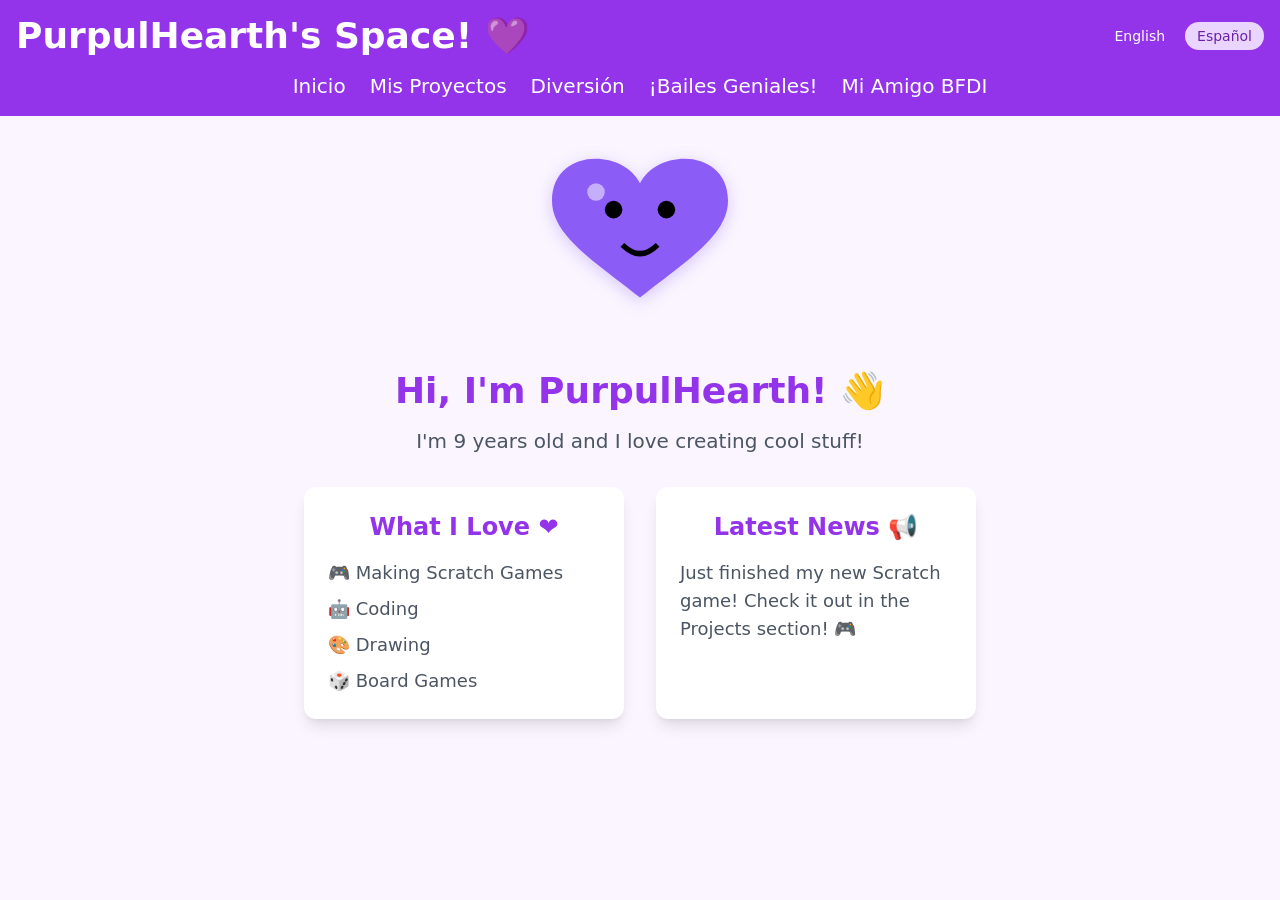
<file: mini-dario/index.html>
<!DOCTYPE html><html lang="en"> <head><meta charset="UTF-8"><meta name="description" content="My awesome personal website!"><meta name="viewport" content="width=device-width"><link rel="icon" type="image/svg+xml" href="/favicon.svg"><title>Welcome to My Website!</title><link rel="stylesheet" href="/mini-dario/styles.css">
<style>.avatar-container[data-astro-cid-acwyhrth]{position:relative;display:inline-block;filter:drop-shadow(0 4px 8px rgba(139,92,246,.3))}.bfdi-heart[data-astro-cid-acwyhrth]{animation:bounce 2s ease-in-out infinite}.heart-body[data-astro-cid-acwyhrth]{animation:pulse 2s ease-in-out infinite}.eye[data-astro-cid-acwyhrth]{animation:blink 3s ease-in-out infinite}.smile[data-astro-cid-acwyhrth]{animation:smile-bounce 2s ease-in-out infinite}.shine[data-astro-cid-acwyhrth]{animation:shine-move 3s ease-in-out infinite}@keyframes bounce{0%,to{transform:translateY(0)}50%{transform:translateY(-10px)}}@keyframes pulse{0%,to{transform:scale(1)}50%{transform:scale(1.05)}}@keyframes blink{0%,95%,to{transform:scaleY(1)}97.5%{transform:scaleY(.1)}}@keyframes smile-bounce{0%,to{transform:translateY(0)}50%{transform:translateY(2px)}}@keyframes shine-move{0%{transform:translate(0);opacity:.5}50%{transform:translate(2px,2px);opacity:.8}to{transform:translate(0);opacity:.5}}.avatar-container[data-astro-cid-acwyhrth]:hover .bfdi-heart[data-astro-cid-acwyhrth]{animation:excited-bounce .5s ease-in-out infinite}@keyframes excited-bounce{0%,to{transform:translateY(0) rotate(0)}25%{transform:translateY(-15px) rotate(-5deg)}75%{transform:translateY(-15px) rotate(5deg)}}
</style></head> <body class="bg-purple-50 min-h-screen"> <header class="py-4 bg-purple-600"> <div class="container mx-auto px-4"> <div class="flex justify-between items-center"> <h1 class="text-4xl font-bold text-white">PurpulHearth's Space! 💜</h1> <div class="flex gap-2 items-center"> <a href="/en/mini-dario" class="px-3 py-1 rounded-full text-sm font-medium text-white hover:bg-purple-500"> English </a><a href="/es/mini-dario" class="px-3 py-1 rounded-full text-sm font-medium bg-purple-200 text-purple-800"> Español </a> </div> </div> <nav class="mt-4 flex justify-center gap-6"> <a href="/mini-dario/es/" class="text-white hover:text-purple-200 text-xl">Inicio</a> <a href="/mini-dario/es/projects" class="text-white hover:text-purple-200 text-xl">Mis Proyectos</a> <a href="/mini-dario/es/fun" class="text-white hover:text-purple-200 text-xl">Diversión</a> <a href="/mini-dario/es/cool-stuff" class="text-white hover:text-purple-200 text-xl">¡Bailes Geniales!</a> <a href="/mini-dario/es/bfdi-character" class="text-white hover:text-purple-200 text-xl">Mi Amigo BFDI</a> </nav> </div> </header> <main class="container mx-auto px-4 py-8">  <div class="text-center"> <div class="avatar-container w-48 h-48" data-astro-cid-acwyhrth> <svg class="w-44 h-44 mx-auto bfdi-heart" viewBox="0 0 100 100" xmlns="http://www.w3.org/2000/svg" data-astro-cid-acwyhrth> <!-- Main heart shape --> <path class="heart-body" d="M50 85 C25 65, 0 50, 0 30 C0 0, 40 0, 50 20 C60 0, 100 0, 100 30 C100 50, 75 65, 50 85Z" fill="#8b5cf6" data-astro-cid-acwyhrth></path> <!-- BFDI-style face --> <circle cx="35" cy="35" r="5" fill="black" class="eye left-eye" data-astro-cid-acwyhrth></circle> <circle cx="65" cy="35" r="5" fill="black" class="eye right-eye" data-astro-cid-acwyhrth></circle> <path d="M40 55 Q50 65 60 55" stroke="black" stroke-width="3" fill="none" class="smile" data-astro-cid-acwyhrth></path> <!-- Shine effect --> <circle cx="25" cy="25" r="5" fill="white" opacity="0.5" class="shine" data-astro-cid-acwyhrth></circle> </svg> </div>  <h1 class="text-4xl font-bold text-purple-600 mt-6 mb-4">Hi, I'm PurpulHearth! 👋</h1> <p class="text-xl text-gray-600 mb-8">I'm 9 years old and I love creating cool stuff!</p> <div class="grid grid-cols-1 md:grid-cols-2 gap-8 max-w-2xl mx-auto"> <div class="bg-white p-6 rounded-xl shadow-lg"> <h2 class="text-2xl font-bold text-purple-600 mb-4">What I Love ❤️</h2> <ul class="text-left text-lg text-gray-600 space-y-2"> <li>🎮 Making Scratch Games</li> <li>🤖 Coding</li> <li>🎨 Drawing</li> <li>🎲 Board Games</li> </ul> </div> <div class="bg-white p-6 rounded-xl shadow-lg"> <h2 class="text-2xl font-bold text-purple-600 mb-4">Latest News 📢</h2> <p class="text-left text-lg text-gray-600">
Just finished my new Scratch game! Check it out in the Projects section! 🎮
</p> </div> </div> </div>  </main> </body></html>
</file>
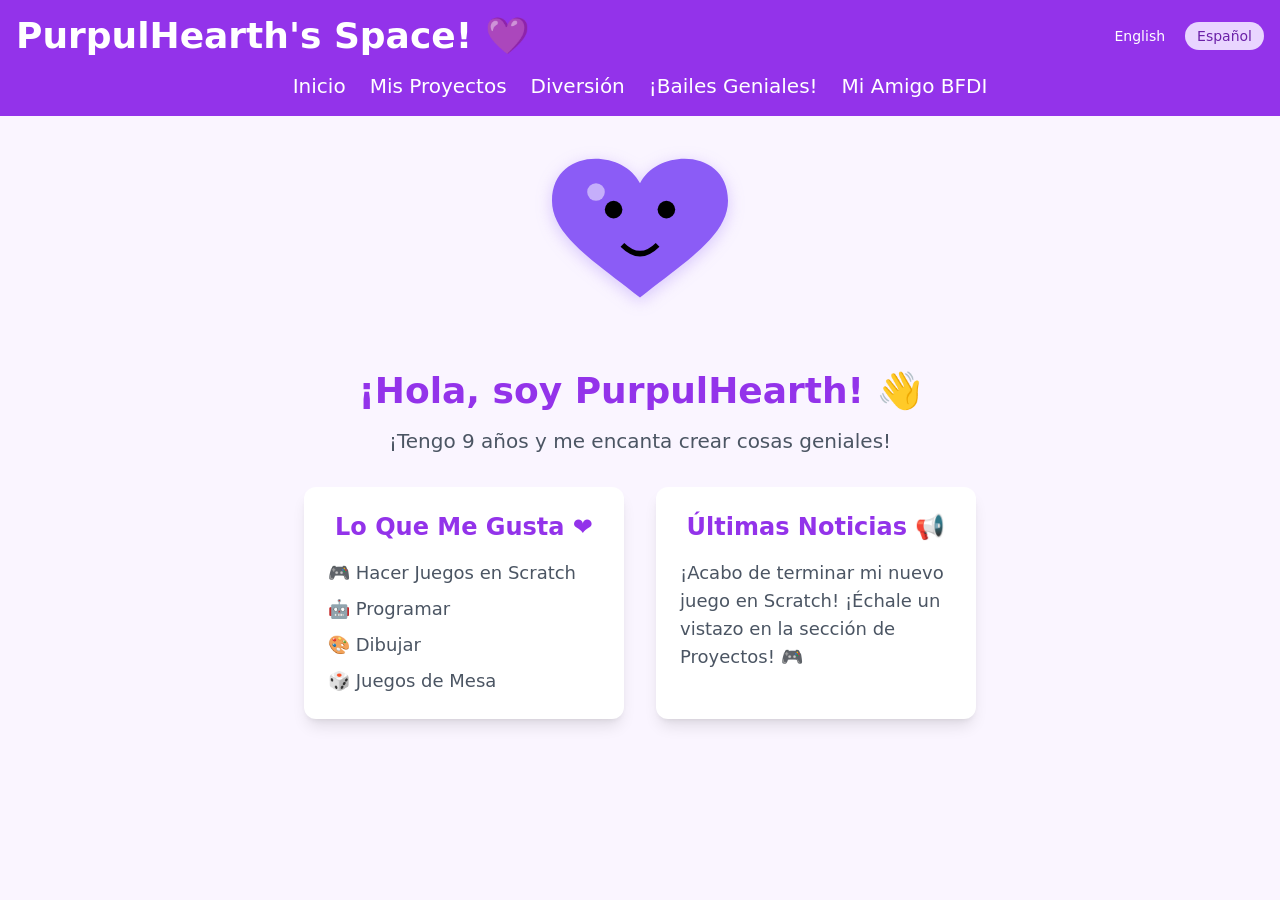
<file: mini-dario/en/index.html>
<!DOCTYPE html><html lang="en"> <head><meta charset="UTF-8"><meta name="description" content="My awesome personal website!"><meta name="viewport" content="width=device-width"><link rel="icon" type="image/svg+xml" href="/favicon.svg"><title>Welcome to My Website!</title><link rel="stylesheet" href="/mini-dario/styles.css">
<style>.avatar-container[data-astro-cid-acwyhrth]{position:relative;display:inline-block;filter:drop-shadow(0 4px 8px rgba(139,92,246,.3))}.bfdi-heart[data-astro-cid-acwyhrth]{animation:bounce 2s ease-in-out infinite}.heart-body[data-astro-cid-acwyhrth]{animation:pulse 2s ease-in-out infinite}.eye[data-astro-cid-acwyhrth]{animation:blink 3s ease-in-out infinite}.smile[data-astro-cid-acwyhrth]{animation:smile-bounce 2s ease-in-out infinite}.shine[data-astro-cid-acwyhrth]{animation:shine-move 3s ease-in-out infinite}@keyframes bounce{0%,to{transform:translateY(0)}50%{transform:translateY(-10px)}}@keyframes pulse{0%,to{transform:scale(1)}50%{transform:scale(1.05)}}@keyframes blink{0%,95%,to{transform:scaleY(1)}97.5%{transform:scaleY(.1)}}@keyframes smile-bounce{0%,to{transform:translateY(0)}50%{transform:translateY(2px)}}@keyframes shine-move{0%{transform:translate(0);opacity:.5}50%{transform:translate(2px,2px);opacity:.8}to{transform:translate(0);opacity:.5}}.avatar-container[data-astro-cid-acwyhrth]:hover .bfdi-heart[data-astro-cid-acwyhrth]{animation:excited-bounce .5s ease-in-out infinite}@keyframes excited-bounce{0%,to{transform:translateY(0) rotate(0)}25%{transform:translateY(-15px) rotate(-5deg)}75%{transform:translateY(-15px) rotate(5deg)}}
</style></head> <body class="bg-purple-50 min-h-screen"> <header class="py-4 bg-purple-600"> <div class="container mx-auto px-4"> <div class="flex justify-between items-center"> <h1 class="text-4xl font-bold text-white">PurpulHearth's Space! 💜</h1> <div class="flex gap-2 items-center"> <a href="/en/mini-dario/en/" class="px-3 py-1 rounded-full text-sm font-medium text-white hover:bg-purple-500"> English </a><a href="/es/mini-dario/en/" class="px-3 py-1 rounded-full text-sm font-medium bg-purple-200 text-purple-800"> Español </a> </div> </div> <nav class="mt-4 flex justify-center gap-6"> <a href="/mini-dario/es/" class="text-white hover:text-purple-200 text-xl">Inicio</a> <a href="/mini-dario/es/projects" class="text-white hover:text-purple-200 text-xl">Mis Proyectos</a> <a href="/mini-dario/es/fun" class="text-white hover:text-purple-200 text-xl">Diversión</a> <a href="/mini-dario/es/cool-stuff" class="text-white hover:text-purple-200 text-xl">¡Bailes Geniales!</a> <a href="/mini-dario/es/bfdi-character" class="text-white hover:text-purple-200 text-xl">Mi Amigo BFDI</a> </nav> </div> </header> <main class="container mx-auto px-4 py-8">  <div class="text-center"> <div class="avatar-container w-48 h-48" data-astro-cid-acwyhrth> <svg class="w-44 h-44 mx-auto bfdi-heart" viewBox="0 0 100 100" xmlns="http://www.w3.org/2000/svg" data-astro-cid-acwyhrth> <!-- Main heart shape --> <path class="heart-body" d="M50 85 C25 65, 0 50, 0 30 C0 0, 40 0, 50 20 C60 0, 100 0, 100 30 C100 50, 75 65, 50 85Z" fill="#8b5cf6" data-astro-cid-acwyhrth></path> <!-- BFDI-style face --> <circle cx="35" cy="35" r="5" fill="black" class="eye left-eye" data-astro-cid-acwyhrth></circle> <circle cx="65" cy="35" r="5" fill="black" class="eye right-eye" data-astro-cid-acwyhrth></circle> <path d="M40 55 Q50 65 60 55" stroke="black" stroke-width="3" fill="none" class="smile" data-astro-cid-acwyhrth></path> <!-- Shine effect --> <circle cx="25" cy="25" r="5" fill="white" opacity="0.5" class="shine" data-astro-cid-acwyhrth></circle> </svg> </div>  <h1 class="text-4xl font-bold text-purple-600 mt-6 mb-4">¡Hola, soy PurpulHearth! 👋</h1> <p class="text-xl text-gray-600 mb-8">¡Tengo 9 años y me encanta crear cosas geniales!</p> <div class="grid grid-cols-1 md:grid-cols-2 gap-8 max-w-2xl mx-auto"> <div class="bg-white p-6 rounded-xl shadow-lg"> <h2 class="text-2xl font-bold text-purple-600 mb-4">Lo Que Me Gusta ❤️</h2> <ul class="text-left text-lg text-gray-600 space-y-2"> <li>🎮 Hacer Juegos en Scratch</li> <li>🤖 Programar</li> <li>🎨 Dibujar</li> <li>🎲 Juegos de Mesa</li> </ul> </div> <div class="bg-white p-6 rounded-xl shadow-lg"> <h2 class="text-2xl font-bold text-purple-600 mb-4">Últimas Noticias 📢</h2> <p class="text-left text-lg text-gray-600"> ¡Acabo de terminar mi nuevo juego en Scratch! ¡Échale un vistazo en la sección de Proyectos! 🎮 </p> </div> </div> </div>  </main> </body></html>
</file>
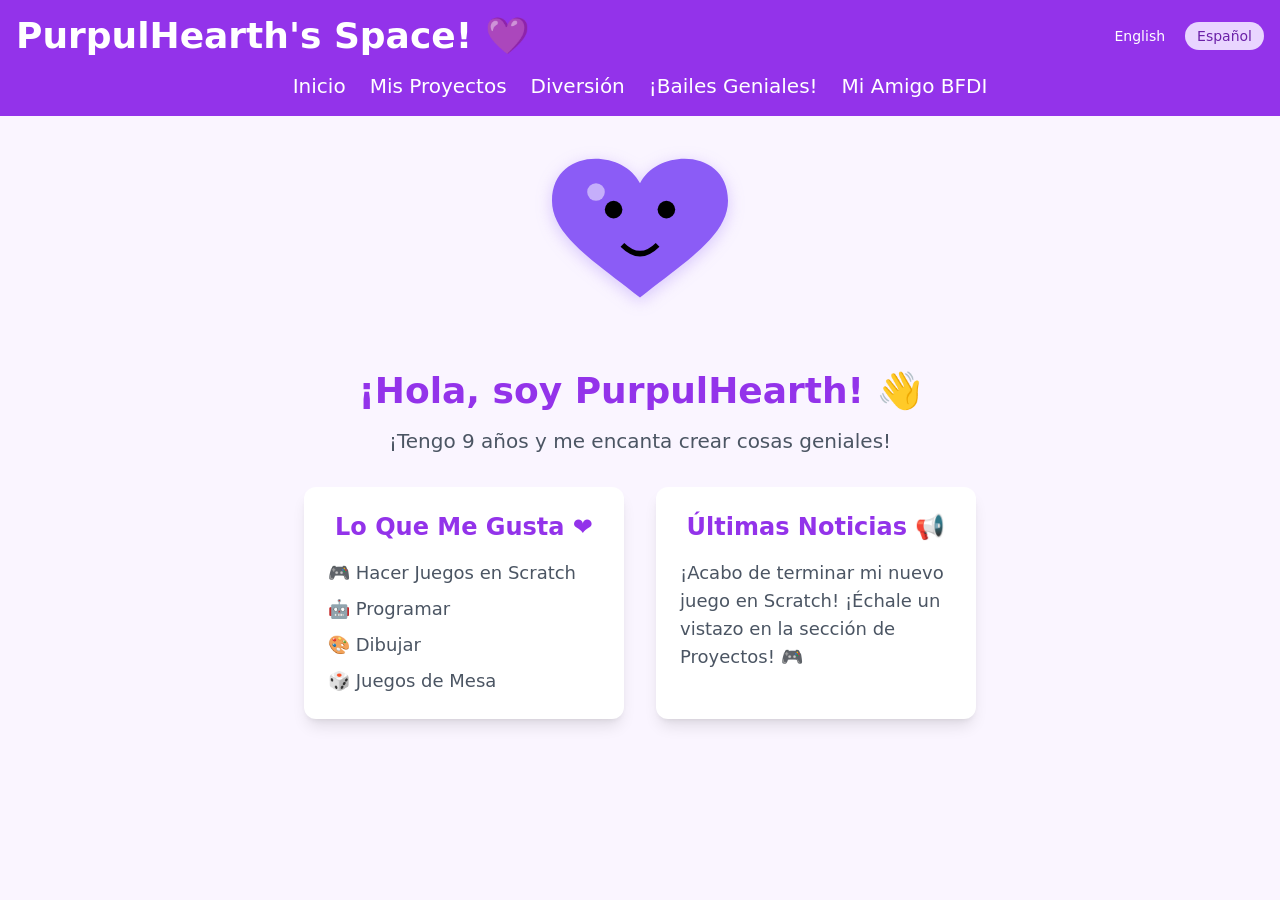
<file: mini-dario/es/index.html>
<!DOCTYPE html><html lang="en"> <head><meta charset="UTF-8"><meta name="description" content="My awesome personal website!"><meta name="viewport" content="width=device-width"><link rel="icon" type="image/svg+xml" href="/favicon.svg"><title>Welcome to My Website!</title><link rel="stylesheet" href="/mini-dario/styles.css">
<style>.avatar-container[data-astro-cid-acwyhrth]{position:relative;display:inline-block;filter:drop-shadow(0 4px 8px rgba(139,92,246,.3))}.bfdi-heart[data-astro-cid-acwyhrth]{animation:bounce 2s ease-in-out infinite}.heart-body[data-astro-cid-acwyhrth]{animation:pulse 2s ease-in-out infinite}.eye[data-astro-cid-acwyhrth]{animation:blink 3s ease-in-out infinite}.smile[data-astro-cid-acwyhrth]{animation:smile-bounce 2s ease-in-out infinite}.shine[data-astro-cid-acwyhrth]{animation:shine-move 3s ease-in-out infinite}@keyframes bounce{0%,to{transform:translateY(0)}50%{transform:translateY(-10px)}}@keyframes pulse{0%,to{transform:scale(1)}50%{transform:scale(1.05)}}@keyframes blink{0%,95%,to{transform:scaleY(1)}97.5%{transform:scaleY(.1)}}@keyframes smile-bounce{0%,to{transform:translateY(0)}50%{transform:translateY(2px)}}@keyframes shine-move{0%{transform:translate(0);opacity:.5}50%{transform:translate(2px,2px);opacity:.8}to{transform:translate(0);opacity:.5}}.avatar-container[data-astro-cid-acwyhrth]:hover .bfdi-heart[data-astro-cid-acwyhrth]{animation:excited-bounce .5s ease-in-out infinite}@keyframes excited-bounce{0%,to{transform:translateY(0) rotate(0)}25%{transform:translateY(-15px) rotate(-5deg)}75%{transform:translateY(-15px) rotate(5deg)}}
</style></head> <body class="bg-purple-50 min-h-screen"> <header class="py-4 bg-purple-600"> <div class="container mx-auto px-4"> <div class="flex justify-between items-center"> <h1 class="text-4xl font-bold text-white">PurpulHearth's Space! 💜</h1> <div class="flex gap-2 items-center"> <a href="/en/mini-dario/es/" class="px-3 py-1 rounded-full text-sm font-medium text-white hover:bg-purple-500"> English </a><a href="/es/mini-dario/es/" class="px-3 py-1 rounded-full text-sm font-medium bg-purple-200 text-purple-800"> Español </a> </div> </div> <nav class="mt-4 flex justify-center gap-6"> <a href="/mini-dario/es/" class="text-white hover:text-purple-200 text-xl">Inicio</a> <a href="/mini-dario/es/projects" class="text-white hover:text-purple-200 text-xl">Mis Proyectos</a> <a href="/mini-dario/es/fun" class="text-white hover:text-purple-200 text-xl">Diversión</a> <a href="/mini-dario/es/cool-stuff" class="text-white hover:text-purple-200 text-xl">¡Bailes Geniales!</a> <a href="/mini-dario/es/bfdi-character" class="text-white hover:text-purple-200 text-xl">Mi Amigo BFDI</a> </nav> </div> </header> <main class="container mx-auto px-4 py-8">  <div class="text-center"> <div class="avatar-container w-48 h-48" data-astro-cid-acwyhrth> <svg class="w-44 h-44 mx-auto bfdi-heart" viewBox="0 0 100 100" xmlns="http://www.w3.org/2000/svg" data-astro-cid-acwyhrth> <!-- Main heart shape --> <path class="heart-body" d="M50 85 C25 65, 0 50, 0 30 C0 0, 40 0, 50 20 C60 0, 100 0, 100 30 C100 50, 75 65, 50 85Z" fill="#8b5cf6" data-astro-cid-acwyhrth></path> <!-- BFDI-style face --> <circle cx="35" cy="35" r="5" fill="black" class="eye left-eye" data-astro-cid-acwyhrth></circle> <circle cx="65" cy="35" r="5" fill="black" class="eye right-eye" data-astro-cid-acwyhrth></circle> <path d="M40 55 Q50 65 60 55" stroke="black" stroke-width="3" fill="none" class="smile" data-astro-cid-acwyhrth></path> <!-- Shine effect --> <circle cx="25" cy="25" r="5" fill="white" opacity="0.5" class="shine" data-astro-cid-acwyhrth></circle> </svg> </div>  <h1 class="text-4xl font-bold text-purple-600 mt-6 mb-4">¡Hola, soy PurpulHearth! 👋</h1> <p class="text-xl text-gray-600 mb-8">¡Tengo 9 años y me encanta crear cosas geniales!</p> <div class="grid grid-cols-1 md:grid-cols-2 gap-8 max-w-2xl mx-auto"> <div class="bg-white p-6 rounded-xl shadow-lg"> <h2 class="text-2xl font-bold text-purple-600 mb-4">Lo Que Me Gusta ❤️</h2> <ul class="text-left text-lg text-gray-600 space-y-2"> <li>🎮 Hacer Juegos en Scratch</li> <li>🤖 Programar</li> <li>🎨 Dibujar</li> <li>🎲 Juegos de Mesa</li> </ul> </div> <div class="bg-white p-6 rounded-xl shadow-lg"> <h2 class="text-2xl font-bold text-purple-600 mb-4">Últimas Noticias 📢</h2> <p class="text-left text-lg text-gray-600"> ¡Acabo de terminar mi nuevo juego en Scratch! ¡Échale un vistazo en la sección de Proyectos! 🎮 </p> </div> </div> </div>  </main> </body></html>
</file>
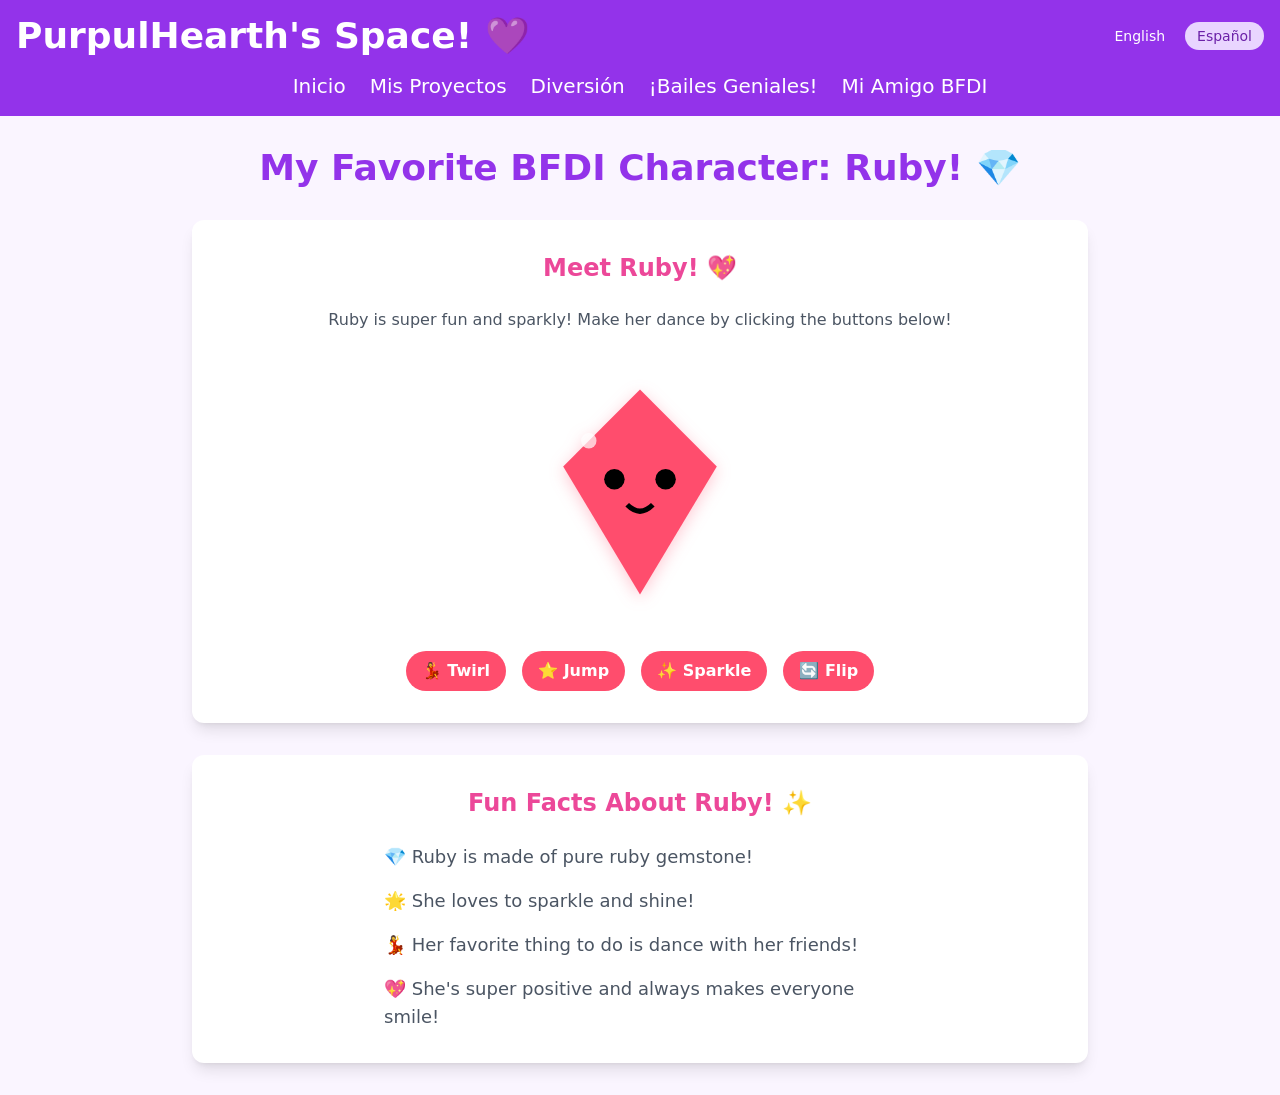
<file: mini-dario/en/bfdi-character/index.html>
<!DOCTYPE html><html lang="en"> <head><meta charset="UTF-8"><meta name="description" content="My awesome personal website!"><meta name="viewport" content="width=device-width"><link rel="icon" type="image/svg+xml" href="/favicon.svg"><title>My Favorite BFDI Character</title><link rel="stylesheet" href="/mini-dario/styles.css">
<style>.ruby-container[data-astro-cid-7ddnhboi]{position:relative;display:inline-block;filter:drop-shadow(0 4px 8px rgba(255,77,109,.3))}.dance-button[data-astro-cid-7ddnhboi]{background-color:#ff4d6d;color:#fff;padding:.5rem 1rem;border-radius:9999px;font-weight:700;transition:all .2s}.dance-button[data-astro-cid-7ddnhboi]:hover{background-color:#f35;transform:scale(1.05)}.twirl-dance[data-astro-cid-7ddnhboi]{animation:twirl 1.5s ease-in-out infinite}.jump-dance[data-astro-cid-7ddnhboi]{animation:jump .8s ease infinite}.sparkle-dance[data-astro-cid-7ddnhboi]{animation:sparkle 1s ease infinite}.flip-dance[data-astro-cid-7ddnhboi]{animation:flip 1.2s ease infinite}@keyframes twirl{0%{transform:rotate(0) scale(1)}50%{transform:rotate(180deg) scale(1.1)}to{transform:rotate(360deg) scale(1)}}@keyframes jump{0%,to{transform:translateY(0)}50%{transform:translateY(-20px) scale(1.1)}}@keyframes sparkle{0%,to{filter:brightness(1);transform:scale(1)}50%{filter:brightness(1.3);transform:scale(1.1) rotate(5deg)}}@keyframes flip{0%{transform:rotateY(0)}50%{transform:rotateY(180deg)}to{transform:rotateY(360deg)}}
</style></head> <body class="bg-purple-50 min-h-screen"> <header class="py-4 bg-purple-600"> <div class="container mx-auto px-4"> <div class="flex justify-between items-center"> <h1 class="text-4xl font-bold text-white">PurpulHearth's Space! 💜</h1> <div class="flex gap-2 items-center"> <a href="/en/mini-dario/en/bfdi-character/" class="px-3 py-1 rounded-full text-sm font-medium text-white hover:bg-purple-500"> English </a><a href="/es/mini-dario/en/bfdi-character/" class="px-3 py-1 rounded-full text-sm font-medium bg-purple-200 text-purple-800"> Español </a> </div> </div> <nav class="mt-4 flex justify-center gap-6"> <a href="/mini-dario/es/" class="text-white hover:text-purple-200 text-xl">Inicio</a> <a href="/mini-dario/es/projects" class="text-white hover:text-purple-200 text-xl">Mis Proyectos</a> <a href="/mini-dario/es/fun" class="text-white hover:text-purple-200 text-xl">Diversión</a> <a href="/mini-dario/es/cool-stuff" class="text-white hover:text-purple-200 text-xl">¡Bailes Geniales!</a> <a href="/mini-dario/es/bfdi-character" class="text-white hover:text-purple-200 text-xl">Mi Amigo BFDI</a> </nav> </div> </header> <main class="container mx-auto px-4 py-8">  <div class="max-w-4xl mx-auto text-center"> <h1 class="text-4xl font-bold text-purple-600 mb-8"> My Favorite BFDI Character: Ruby! 💎 </h1> <div class="bg-white rounded-xl shadow-lg p-8 mb-8"> <h2 class="text-2xl font-bold text-pink-500 mb-6">Meet Ruby! 💖</h2> <p class="text-gray-600 mb-8"> Ruby is super fun and sparkly! Make her dance by clicking the buttons below! </p> <div class="ruby-container" data-astro-cid-7ddnhboi> <svg class="w-64 h-64 mx-auto ruby-character" viewBox="0 0 100 100" xmlns="http://www.w3.org/2000/svg" data-astro-cid-7ddnhboi> <!-- Ruby's body --> <path class="ruby-body" d="M50 10 L80 40 L50 90 L20 40 Z" fill="#ff4d6d" data-astro-cid-7ddnhboi></path> <!-- Ruby's face --> <circle cx="40" cy="45" r="4" fill="black" class="eye left-eye" data-astro-cid-7ddnhboi></circle> <circle cx="60" cy="45" r="4" fill="black" class="eye right-eye" data-astro-cid-7ddnhboi></circle> <path d="M45 55 Q50 60 55 55" stroke="black" stroke-width="2" fill="none" class="smile" data-astro-cid-7ddnhboi></path> <!-- Shine effect --> <circle cx="30" cy="30" r="3" fill="white" opacity="0.7" class="shine" data-astro-cid-7ddnhboi></circle> </svg> </div> <div class="flex justify-center gap-4 mt-6" data-astro-cid-7ddnhboi> <button class="dance-button" data-dance="twirl" data-astro-cid-7ddnhboi>💃 Twirl</button> <button class="dance-button" data-dance="jump" data-astro-cid-7ddnhboi>⭐ Jump</button> <button class="dance-button" data-dance="sparkle" data-astro-cid-7ddnhboi>✨ Sparkle</button> <button class="dance-button" data-dance="flip" data-astro-cid-7ddnhboi>🔄 Flip</button> </div>  <script type="module">document.querySelectorAll(".dance-button").forEach(e=>{e.addEventListener("click",()=>{const c=document.querySelector(".ruby-character");c.classList.remove("twirl-dance","jump-dance","sparkle-dance","flip-dance");const a=e.getAttribute("data-dance");c.classList.add(`${a}-dance`)})});</script> </div> <div class="bg-white rounded-xl shadow-lg p-8"> <h2 class="text-2xl font-bold text-pink-500 mb-6"> Fun Facts About Ruby! ✨ </h2> <ul class="text-left text-lg text-gray-600 space-y-4 max-w-lg mx-auto"> <li>💎 Ruby is made of pure ruby gemstone!</li><li>🌟 She loves to sparkle and shine!</li><li>💃 Her favorite thing to do is dance with her friends!</li><li>💖 She&#39;s super positive and always makes everyone smile!</li> </ul> </div> </div>  </main> </body></html>
</file>
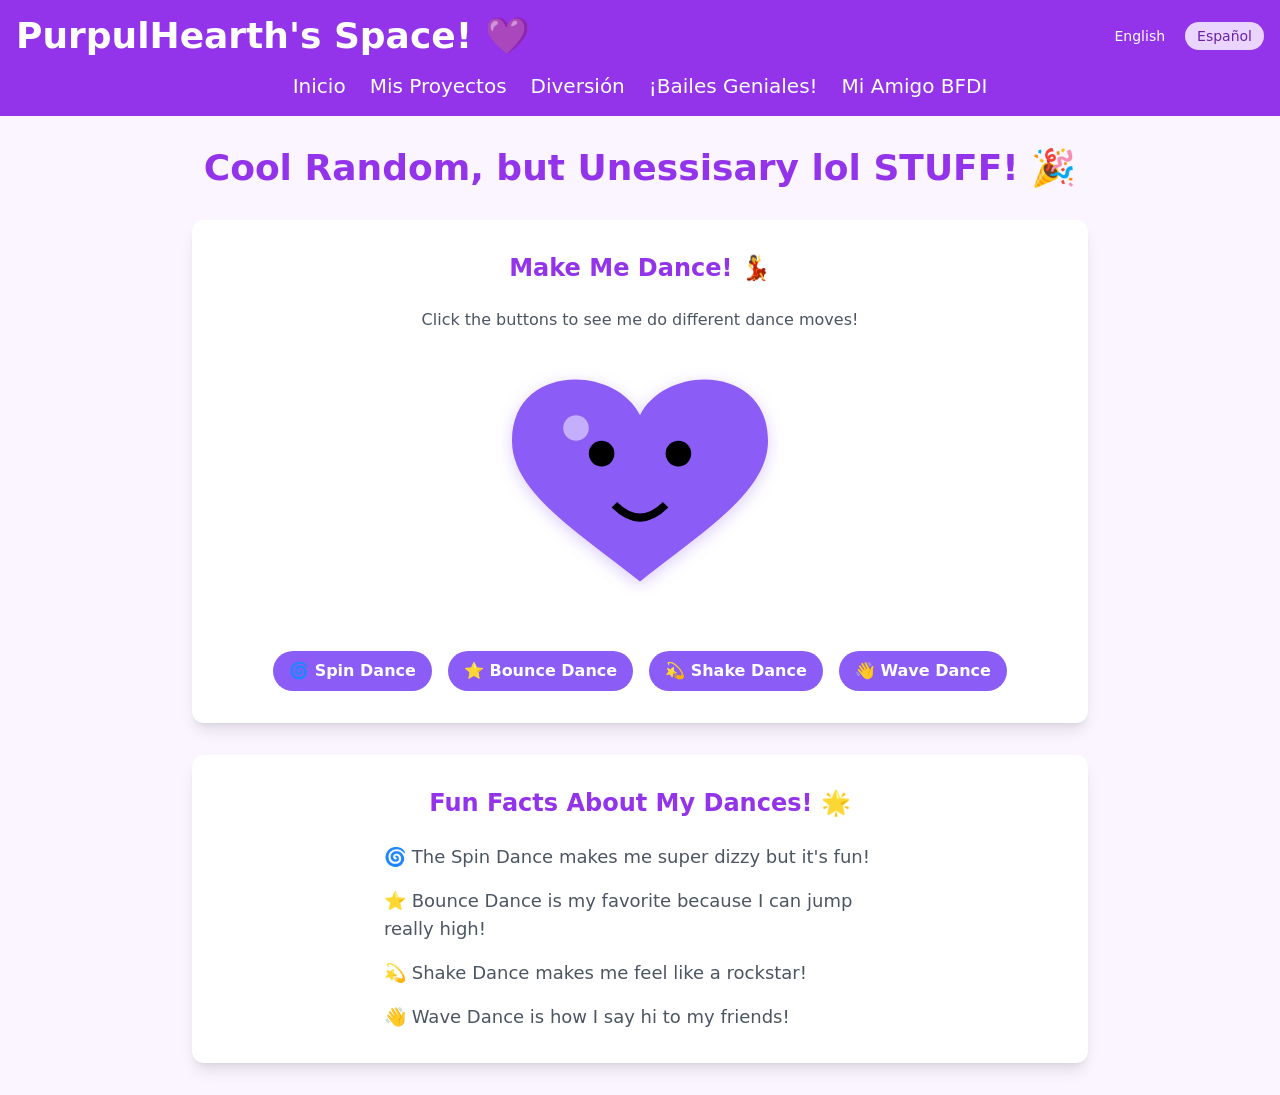
<file: mini-dario/en/cool-stuff/index.html>
<!DOCTYPE html><html lang="en"> <head><meta charset="UTF-8"><meta name="description" content="My awesome personal website!"><meta name="viewport" content="width=device-width"><link rel="icon" type="image/svg+xml" href="/favicon.svg"><title>Cool Random Stuff!</title><link rel="stylesheet" href="/mini-dario/styles.css">
<style>.dancing-avatar-container[data-astro-cid-hye7zci6]{position:relative;display:inline-block;filter:drop-shadow(0 4px 8px rgba(139,92,246,.3))}.dance-button[data-astro-cid-hye7zci6]{background-color:#8b5cf6;color:#fff;padding:.5rem 1rem;border-radius:9999px;font-weight:700;transition:all .2s}.dance-button[data-astro-cid-hye7zci6]:hover{background-color:#7c3aed;transform:scale(1.05)}.bfdi-heart[data-astro-cid-hye7zci6]{transition:all .3s ease}.spin-dance[data-astro-cid-hye7zci6]{animation:spin 1s linear infinite}.bounce-dance[data-astro-cid-hye7zci6]{animation:superBounce .5s ease infinite}.shake-dance[data-astro-cid-hye7zci6]{animation:shake .5s ease infinite}.wave-dance[data-astro-cid-hye7zci6]{animation:wave 1s ease infinite}@keyframes spin{0%{transform:rotate(0)}to{transform:rotate(360deg)}}@keyframes superBounce{0%,to{transform:translateY(0)}50%{transform:translateY(-30px) scale(1.1)}}@keyframes shake{0%,to{transform:translate(0)}25%{transform:translate(-10px) rotate(-10deg)}75%{transform:translate(10px) rotate(10deg)}}@keyframes wave{0%,to{transform:rotate(0)}25%{transform:rotate(-15deg) scale(1.1)}75%{transform:rotate(15deg) scale(1.1)}}
</style></head> <body class="bg-purple-50 min-h-screen"> <header class="py-4 bg-purple-600"> <div class="container mx-auto px-4"> <div class="flex justify-between items-center"> <h1 class="text-4xl font-bold text-white">PurpulHearth's Space! 💜</h1> <div class="flex gap-2 items-center"> <a href="/en/mini-dario/en/cool-stuff/" class="px-3 py-1 rounded-full text-sm font-medium text-white hover:bg-purple-500"> English </a><a href="/es/mini-dario/en/cool-stuff/" class="px-3 py-1 rounded-full text-sm font-medium bg-purple-200 text-purple-800"> Español </a> </div> </div> <nav class="mt-4 flex justify-center gap-6"> <a href="/mini-dario/es/" class="text-white hover:text-purple-200 text-xl">Inicio</a> <a href="/mini-dario/es/projects" class="text-white hover:text-purple-200 text-xl">Mis Proyectos</a> <a href="/mini-dario/es/fun" class="text-white hover:text-purple-200 text-xl">Diversión</a> <a href="/mini-dario/es/cool-stuff" class="text-white hover:text-purple-200 text-xl">¡Bailes Geniales!</a> <a href="/mini-dario/es/bfdi-character" class="text-white hover:text-purple-200 text-xl">Mi Amigo BFDI</a> </nav> </div> </header> <main class="container mx-auto px-4 py-8">  <div class="max-w-4xl mx-auto text-center"> <h1 class="text-4xl font-bold text-purple-600 mb-8">Cool Random, but Unessisary lol STUFF! 🎉</h1> <div class="bg-white rounded-xl shadow-lg p-8 mb-8"> <h2 class="text-2xl font-bold text-purple-600 mb-6">Make Me Dance! 💃</h2> <p class="text-gray-600 mb-8">Click the buttons to see me do different dance moves!</p> <div class="dancing-avatar-container" data-astro-cid-hye7zci6> <svg class="w-64 h-64 mx-auto bfdi-heart" viewBox="0 0 100 100" xmlns="http://www.w3.org/2000/svg" data-astro-cid-hye7zci6> <!-- Main heart shape --> <path class="heart-body" d="M50 85 C25 65, 0 50, 0 30 C0 0, 40 0, 50 20 C60 0, 100 0, 100 30 C100 50, 75 65, 50 85Z" fill="#8b5cf6" data-astro-cid-hye7zci6></path> <!-- BFDI-style face --> <circle cx="35" cy="35" r="5" fill="black" class="eye left-eye" data-astro-cid-hye7zci6></circle> <circle cx="65" cy="35" r="5" fill="black" class="eye right-eye" data-astro-cid-hye7zci6></circle> <path d="M40 55 Q50 65 60 55" stroke="black" stroke-width="3" fill="none" class="smile" data-astro-cid-hye7zci6></path> <!-- Shine effect --> <circle cx="25" cy="25" r="5" fill="white" opacity="0.5" class="shine" data-astro-cid-hye7zci6></circle> </svg> </div> <div class="flex justify-center gap-4 mt-6" data-astro-cid-hye7zci6> <button class="dance-button" data-dance="spin" data-astro-cid-hye7zci6>🌀 Spin Dance</button> <button class="dance-button" data-dance="bounce" data-astro-cid-hye7zci6>⭐ Bounce Dance</button> <button class="dance-button" data-dance="shake" data-astro-cid-hye7zci6>💫 Shake Dance</button> <button class="dance-button" data-dance="wave" data-astro-cid-hye7zci6>👋 Wave Dance</button> </div>  <script type="module">document.querySelectorAll(".dance-button").forEach(e=>{e.addEventListener("click",()=>{const c=document.querySelector(".bfdi-heart");c.classList.remove("spin-dance","bounce-dance","shake-dance","wave-dance");const a=e.getAttribute("data-dance");c.classList.add(`${a}-dance`)})});</script> </div> <div class="bg-white rounded-xl shadow-lg p-8"> <h2 class="text-2xl font-bold text-purple-600 mb-6">Fun Facts About My Dances! 🌟</h2> <ul class="text-left text-lg text-gray-600 space-y-4 max-w-lg mx-auto"> <li>🌀 The Spin Dance makes me super dizzy but it's fun!</li> <li>⭐ Bounce Dance is my favorite because I can jump really high!</li> <li>💫 Shake Dance makes me feel like a rockstar!</li> <li>👋 Wave Dance is how I say hi to my friends!</li> </ul> </div> </div>  </main> </body></html>
</file>
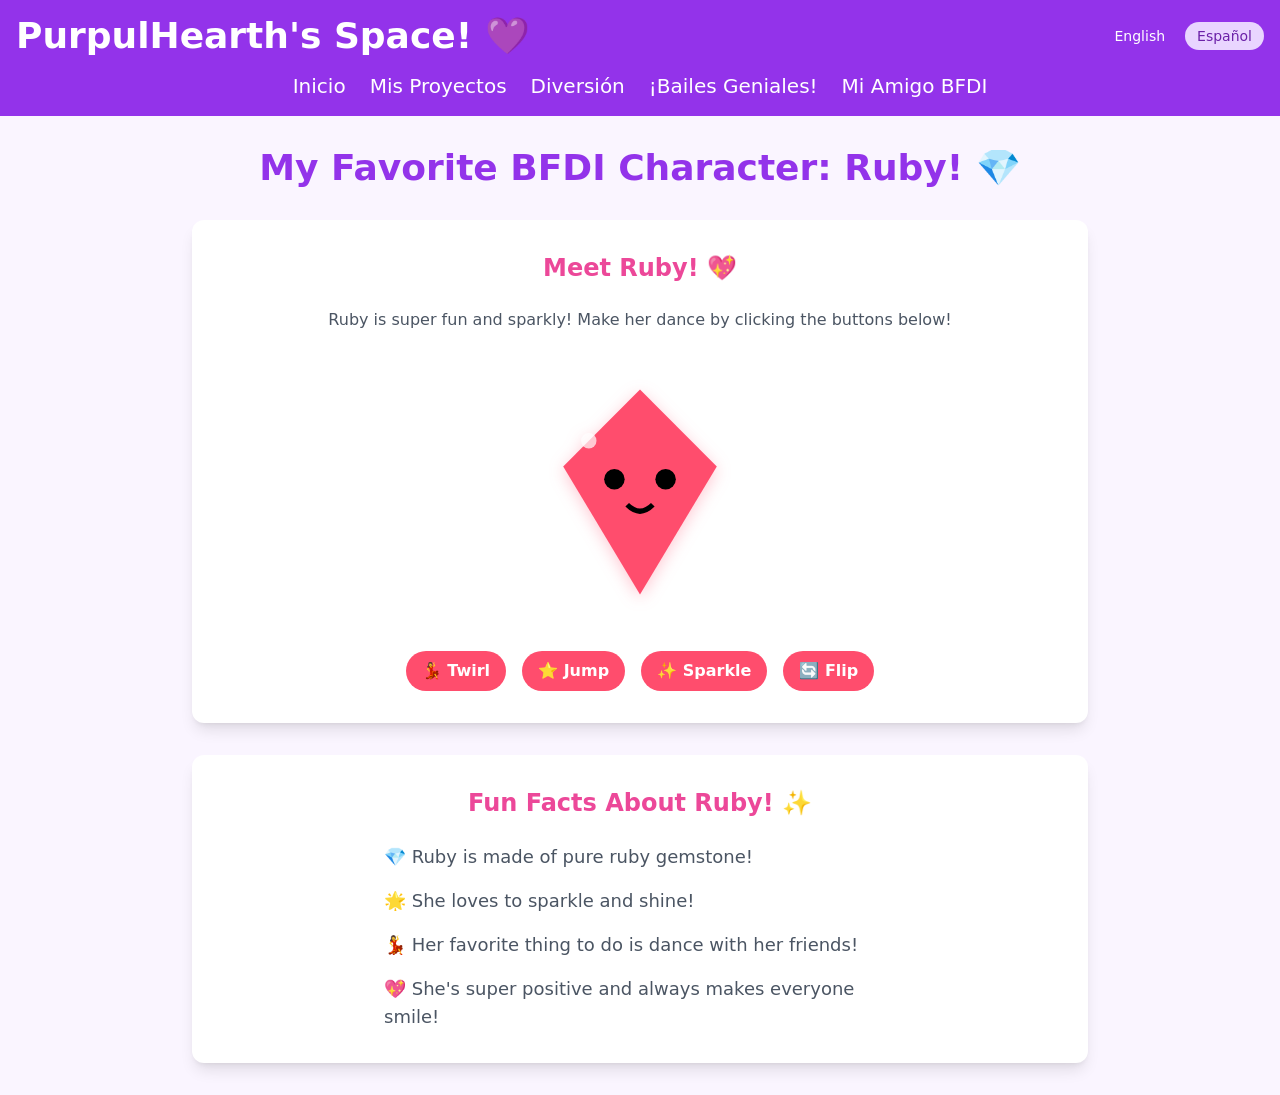
<file: mini-dario/es/bfdi-character/index.html>
<!DOCTYPE html><html lang="en"> <head><meta charset="UTF-8"><meta name="description" content="My awesome personal website!"><meta name="viewport" content="width=device-width"><link rel="icon" type="image/svg+xml" href="/favicon.svg"><title>My Favorite BFDI Character</title><link rel="stylesheet" href="/mini-dario/styles.css">
<style>.ruby-container[data-astro-cid-7ddnhboi]{position:relative;display:inline-block;filter:drop-shadow(0 4px 8px rgba(255,77,109,.3))}.dance-button[data-astro-cid-7ddnhboi]{background-color:#ff4d6d;color:#fff;padding:.5rem 1rem;border-radius:9999px;font-weight:700;transition:all .2s}.dance-button[data-astro-cid-7ddnhboi]:hover{background-color:#f35;transform:scale(1.05)}.twirl-dance[data-astro-cid-7ddnhboi]{animation:twirl 1.5s ease-in-out infinite}.jump-dance[data-astro-cid-7ddnhboi]{animation:jump .8s ease infinite}.sparkle-dance[data-astro-cid-7ddnhboi]{animation:sparkle 1s ease infinite}.flip-dance[data-astro-cid-7ddnhboi]{animation:flip 1.2s ease infinite}@keyframes twirl{0%{transform:rotate(0) scale(1)}50%{transform:rotate(180deg) scale(1.1)}to{transform:rotate(360deg) scale(1)}}@keyframes jump{0%,to{transform:translateY(0)}50%{transform:translateY(-20px) scale(1.1)}}@keyframes sparkle{0%,to{filter:brightness(1);transform:scale(1)}50%{filter:brightness(1.3);transform:scale(1.1) rotate(5deg)}}@keyframes flip{0%{transform:rotateY(0)}50%{transform:rotateY(180deg)}to{transform:rotateY(360deg)}}
</style></head> <body class="bg-purple-50 min-h-screen"> <header class="py-4 bg-purple-600"> <div class="container mx-auto px-4"> <div class="flex justify-between items-center"> <h1 class="text-4xl font-bold text-white">PurpulHearth's Space! 💜</h1> <div class="flex gap-2 items-center"> <a href="/en/mini-dario/es/bfdi-character/" class="px-3 py-1 rounded-full text-sm font-medium text-white hover:bg-purple-500"> English </a><a href="/es/mini-dario/es/bfdi-character/" class="px-3 py-1 rounded-full text-sm font-medium bg-purple-200 text-purple-800"> Español </a> </div> </div> <nav class="mt-4 flex justify-center gap-6"> <a href="/mini-dario/es/" class="text-white hover:text-purple-200 text-xl">Inicio</a> <a href="/mini-dario/es/projects" class="text-white hover:text-purple-200 text-xl">Mis Proyectos</a> <a href="/mini-dario/es/fun" class="text-white hover:text-purple-200 text-xl">Diversión</a> <a href="/mini-dario/es/cool-stuff" class="text-white hover:text-purple-200 text-xl">¡Bailes Geniales!</a> <a href="/mini-dario/es/bfdi-character" class="text-white hover:text-purple-200 text-xl">Mi Amigo BFDI</a> </nav> </div> </header> <main class="container mx-auto px-4 py-8">  <div class="max-w-4xl mx-auto text-center"> <h1 class="text-4xl font-bold text-purple-600 mb-8">My Favorite BFDI Character: Ruby! 💎</h1> <div class="bg-white rounded-xl shadow-lg p-8 mb-8"> <h2 class="text-2xl font-bold text-pink-500 mb-6">Meet Ruby! 💖</h2> <p class="text-gray-600 mb-8">Ruby is super fun and sparkly! Make her dance by clicking the buttons below!</p> <div class="ruby-container" data-astro-cid-7ddnhboi> <svg class="w-64 h-64 mx-auto ruby-character" viewBox="0 0 100 100" xmlns="http://www.w3.org/2000/svg" data-astro-cid-7ddnhboi> <!-- Ruby's body --> <path class="ruby-body" d="M50 10 L80 40 L50 90 L20 40 Z" fill="#ff4d6d" data-astro-cid-7ddnhboi></path> <!-- Ruby's face --> <circle cx="40" cy="45" r="4" fill="black" class="eye left-eye" data-astro-cid-7ddnhboi></circle> <circle cx="60" cy="45" r="4" fill="black" class="eye right-eye" data-astro-cid-7ddnhboi></circle> <path d="M45 55 Q50 60 55 55" stroke="black" stroke-width="2" fill="none" class="smile" data-astro-cid-7ddnhboi></path> <!-- Shine effect --> <circle cx="30" cy="30" r="3" fill="white" opacity="0.7" class="shine" data-astro-cid-7ddnhboi></circle> </svg> </div> <div class="flex justify-center gap-4 mt-6" data-astro-cid-7ddnhboi> <button class="dance-button" data-dance="twirl" data-astro-cid-7ddnhboi>💃 Twirl</button> <button class="dance-button" data-dance="jump" data-astro-cid-7ddnhboi>⭐ Jump</button> <button class="dance-button" data-dance="sparkle" data-astro-cid-7ddnhboi>✨ Sparkle</button> <button class="dance-button" data-dance="flip" data-astro-cid-7ddnhboi>🔄 Flip</button> </div>  <script type="module">document.querySelectorAll(".dance-button").forEach(e=>{e.addEventListener("click",()=>{const c=document.querySelector(".ruby-character");c.classList.remove("twirl-dance","jump-dance","sparkle-dance","flip-dance");const a=e.getAttribute("data-dance");c.classList.add(`${a}-dance`)})});</script> </div> <div class="bg-white rounded-xl shadow-lg p-8"> <h2 class="text-2xl font-bold text-pink-500 mb-6">Fun Facts About Ruby! ✨</h2> <ul class="text-left text-lg text-gray-600 space-y-4 max-w-lg mx-auto"> <li>💎 Ruby is made of pure ruby gemstone!</li> <li>🌟 She loves to sparkle and shine!</li> <li>💃 Her favorite thing to do is dance with her friends!</li> <li>💖 She's super positive and always makes everyone smile!</li> </ul> </div> </div>  </main> </body></html>
</file>
<file: mini-dario/styles.css>
*,:before,:after{--tw-border-spacing-x: 0;--tw-border-spacing-y: 0;--tw-translate-x: 0;--tw-translate-y: 0;--tw-rotate: 0;--tw-skew-x: 0;--tw-skew-y: 0;--tw-scale-x: 1;--tw-scale-y: 1;--tw-pan-x: ;--tw-pan-y: ;--tw-pinch-zoom: ;--tw-scroll-snap-strictness: proximity;--tw-gradient-from-position: ;--tw-gradient-via-position: ;--tw-gradient-to-position: ;--tw-ordinal: ;--tw-slashed-zero: ;--tw-numeric-figure: ;--tw-numeric-spacing: ;--tw-numeric-fraction: ;--tw-ring-inset: ;--tw-ring-offset-width: 0px;--tw-ring-offset-color: #fff;--tw-ring-color: rgb(59 130 246 / .5);--tw-ring-offset-shadow: 0 0 #0000;--tw-ring-shadow: 0 0 #0000;--tw-shadow: 0 0 #0000;--tw-shadow-colored: 0 0 #0000;--tw-blur: ;--tw-brightness: ;--tw-contrast: ;--tw-grayscale: ;--tw-hue-rotate: ;--tw-invert: ;--tw-saturate: ;--tw-sepia: ;--tw-drop-shadow: ;--tw-backdrop-blur: ;--tw-backdrop-brightness: ;--tw-backdrop-contrast: ;--tw-backdrop-grayscale: ;--tw-backdrop-hue-rotate: ;--tw-backdrop-invert: ;--tw-backdrop-opacity: ;--tw-backdrop-saturate: ;--tw-backdrop-sepia: ;--tw-contain-size: ;--tw-contain-layout: ;--tw-contain-paint: ;--tw-contain-style: }::backdrop{--tw-border-spacing-x: 0;--tw-border-spacing-y: 0;--tw-translate-x: 0;--tw-translate-y: 0;--tw-rotate: 0;--tw-skew-x: 0;--tw-skew-y: 0;--tw-scale-x: 1;--tw-scale-y: 1;--tw-pan-x: ;--tw-pan-y: ;--tw-pinch-zoom: ;--tw-scroll-snap-strictness: proximity;--tw-gradient-from-position: ;--tw-gradient-via-position: ;--tw-gradient-to-position: ;--tw-ordinal: ;--tw-slashed-zero: ;--tw-numeric-figure: ;--tw-numeric-spacing: ;--tw-numeric-fraction: ;--tw-ring-inset: ;--tw-ring-offset-width: 0px;--tw-ring-offset-color: #fff;--tw-ring-color: rgb(59 130 246 / .5);--tw-ring-offset-shadow: 0 0 #0000;--tw-ring-shadow: 0 0 #0000;--tw-shadow: 0 0 #0000;--tw-shadow-colored: 0 0 #0000;--tw-blur: ;--tw-brightness: ;--tw-contrast: ;--tw-grayscale: ;--tw-hue-rotate: ;--tw-invert: ;--tw-saturate: ;--tw-sepia: ;--tw-drop-shadow: ;--tw-backdrop-blur: ;--tw-backdrop-brightness: ;--tw-backdrop-contrast: ;--tw-backdrop-grayscale: ;--tw-backdrop-hue-rotate: ;--tw-backdrop-invert: ;--tw-backdrop-opacity: ;--tw-backdrop-saturate: ;--tw-backdrop-sepia: ;--tw-contain-size: ;--tw-contain-layout: ;--tw-contain-paint: ;--tw-contain-style: }*,:before,:after{box-sizing:border-box;border-width:0;border-style:solid;border-color:#e5e7eb}:before,:after{--tw-content: ""}html,:host{line-height:1.5;-webkit-text-size-adjust:100%;-moz-tab-size:4;-o-tab-size:4;tab-size:4;font-family:ui-sans-serif,system-ui,sans-serif,"Apple Color Emoji","Segoe UI Emoji",Segoe UI Symbol,"Noto Color Emoji";font-feature-settings:normal;font-variation-settings:normal;-webkit-tap-highlight-color:transparent}body{margin:0;line-height:inherit}hr{height:0;color:inherit;border-top-width:1px}abbr:where([title]){-webkit-text-decoration:underline dotted;text-decoration:underline dotted}h1,h2,h3,h4,h5,h6{font-size:inherit;font-weight:inherit}a{color:inherit;text-decoration:inherit}b,strong{font-weight:bolder}code,kbd,samp,pre{font-family:ui-monospace,SFMono-Regular,Menlo,Monaco,Consolas,Liberation Mono,Courier New,monospace;font-feature-settings:normal;font-variation-settings:normal;font-size:1em}small{font-size:80%}sub,sup{font-size:75%;line-height:0;position:relative;vertical-align:baseline}sub{bottom:-.25em}sup{top:-.5em}table{text-indent:0;border-color:inherit;border-collapse:collapse}button,input,optgroup,select,textarea{font-family:inherit;font-feature-settings:inherit;font-variation-settings:inherit;font-size:100%;font-weight:inherit;line-height:inherit;letter-spacing:inherit;color:inherit;margin:0;padding:0}button,select{text-transform:none}button,input:where([type=button]),input:where([type=reset]),input:where([type=submit]){-webkit-appearance:button;background-color:transparent;background-image:none}:-moz-focusring{outline:auto}:-moz-ui-invalid{box-shadow:none}progress{vertical-align:baseline}::-webkit-inner-spin-button,::-webkit-outer-spin-button{height:auto}[type=search]{-webkit-appearance:textfield;outline-offset:-2px}::-webkit-search-decoration{-webkit-appearance:none}::-webkit-file-upload-button{-webkit-appearance:button;font:inherit}summary{display:list-item}blockquote,dl,dd,h1,h2,h3,h4,h5,h6,hr,figure,p,pre{margin:0}fieldset{margin:0;padding:0}legend{padding:0}ol,ul,menu{list-style:none;margin:0;padding:0}dialog{padding:0}textarea{resize:vertical}input::-moz-placeholder,textarea::-moz-placeholder{opacity:1;color:#9ca3af}input::placeholder,textarea::placeholder{opacity:1;color:#9ca3af}button,[role=button]{cursor:pointer}:disabled{cursor:default}img,svg,video,canvas,audio,iframe,embed,object{display:block;vertical-align:middle}img,video{max-width:100%;height:auto}[hidden]:where(:not([hidden=until-found])){display:none}.container{width:100%}@media (min-width: 640px){.container{max-width:640px}}@media (min-width: 768px){.container{max-width:768px}}@media (min-width: 1024px){.container{max-width:1024px}}@media (min-width: 1280px){.container{max-width:1280px}}@media (min-width: 1536px){.container{max-width:1536px}}.relative{position:relative}.mx-auto{margin-left:auto;margin-right:auto}.mb-2{margin-bottom:.5rem}.mb-4{margin-bottom:1rem}.mb-6{margin-bottom:1.5rem}.mb-8{margin-bottom:2rem}.mt-4{margin-top:1rem}.mt-6{margin-top:1.5rem}.inline-block{display:inline-block}.flex{display:flex}.grid{display:grid}.h-44{height:11rem}.h-48{height:12rem}.h-64{height:16rem}.min-h-screen{min-height:100vh}.w-44{width:11rem}.w-48{width:12rem}.w-64{width:16rem}.w-full{width:100%}.max-w-2xl{max-width:42rem}.max-w-4xl{max-width:56rem}.max-w-lg{max-width:32rem}.transform{transform:translate(var(--tw-translate-x),var(--tw-translate-y)) rotate(var(--tw-rotate)) skew(var(--tw-skew-x)) skewY(var(--tw-skew-y)) scaleX(var(--tw-scale-x)) scaleY(var(--tw-scale-y))}.grid-cols-1{grid-template-columns:repeat(1,minmax(0,1fr))}.grid-cols-2{grid-template-columns:repeat(2,minmax(0,1fr))}.items-center{align-items:center}.justify-center{justify-content:center}.justify-between{justify-content:space-between}.gap-2{gap:.5rem}.gap-4{gap:1rem}.gap-6{gap:1.5rem}.gap-8{gap:2rem}.space-y-2>:not([hidden])~:not([hidden]){--tw-space-y-reverse: 0;margin-top:calc(.5rem * calc(1 - var(--tw-space-y-reverse)));margin-bottom:calc(.5rem * var(--tw-space-y-reverse))}.space-y-4>:not([hidden])~:not([hidden]){--tw-space-y-reverse: 0;margin-top:calc(1rem * calc(1 - var(--tw-space-y-reverse)));margin-bottom:calc(1rem * var(--tw-space-y-reverse))}.overflow-hidden{overflow:hidden}.rounded-full{border-radius:9999px}.rounded-lg{border-radius:.5rem}.rounded-xl{border-radius:.75rem}.bg-purple-200{--tw-bg-opacity: 1;background-color:rgb(233 213 255 / var(--tw-bg-opacity, 1))}.bg-purple-50{--tw-bg-opacity: 1;background-color:rgb(250 245 255 / var(--tw-bg-opacity, 1))}.bg-purple-500{--tw-bg-opacity: 1;background-color:rgb(168 85 247 / var(--tw-bg-opacity, 1))}.bg-purple-600{--tw-bg-opacity: 1;background-color:rgb(147 51 234 / var(--tw-bg-opacity, 1))}.bg-white{--tw-bg-opacity: 1;background-color:rgb(255 255 255 / var(--tw-bg-opacity, 1))}.object-cover{-o-object-fit:cover;object-fit:cover}.p-4{padding:1rem}.p-6{padding:1.5rem}.p-8{padding:2rem}.px-3{padding-left:.75rem;padding-right:.75rem}.px-4{padding-left:1rem;padding-right:1rem}.py-1{padding-top:.25rem;padding-bottom:.25rem}.py-2{padding-top:.5rem;padding-bottom:.5rem}.py-4{padding-top:1rem;padding-bottom:1rem}.py-8{padding-top:2rem;padding-bottom:2rem}.text-left{text-align:left}.text-center{text-align:center}.text-2xl{font-size:1.5rem;line-height:2rem}.text-4xl{font-size:2.25rem;line-height:2.5rem}.text-lg{font-size:1.125rem;line-height:1.75rem}.text-sm{font-size:.875rem;line-height:1.25rem}.text-xl{font-size:1.25rem;line-height:1.75rem}.font-bold{font-weight:700}.font-medium{font-weight:500}.text-gray-600{--tw-text-opacity: 1;color:rgb(75 85 99 / var(--tw-text-opacity, 1))}.text-pink-500{--tw-text-opacity: 1;color:rgb(236 72 153 / var(--tw-text-opacity, 1))}.text-purple-600{--tw-text-opacity: 1;color:rgb(147 51 234 / var(--tw-text-opacity, 1))}.text-purple-800{--tw-text-opacity: 1;color:rgb(107 33 168 / var(--tw-text-opacity, 1))}.text-white{--tw-text-opacity: 1;color:rgb(255 255 255 / var(--tw-text-opacity, 1))}.shadow-lg{--tw-shadow: 0 10px 15px -3px rgb(0 0 0 / .1), 0 4px 6px -4px rgb(0 0 0 / .1);--tw-shadow-colored: 0 10px 15px -3px var(--tw-shadow-color), 0 4px 6px -4px var(--tw-shadow-color);box-shadow:var(--tw-ring-offset-shadow, 0 0 #0000),var(--tw-ring-shadow, 0 0 #0000),var(--tw-shadow)}.drop-shadow{--tw-drop-shadow: drop-shadow(0 1px 2px rgb(0 0 0 / .1)) drop-shadow(0 1px 1px rgb(0 0 0 / .06));filter:var(--tw-blur) var(--tw-brightness) var(--tw-contrast) var(--tw-grayscale) var(--tw-hue-rotate) var(--tw-invert) var(--tw-saturate) var(--tw-sepia) var(--tw-drop-shadow)}.filter{filter:var(--tw-blur) var(--tw-brightness) var(--tw-contrast) var(--tw-grayscale) var(--tw-hue-rotate) var(--tw-invert) var(--tw-saturate) var(--tw-sepia) var(--tw-drop-shadow)}.transition{transition-property:color,background-color,border-color,text-decoration-color,fill,stroke,opacity,box-shadow,transform,filter,-webkit-backdrop-filter;transition-property:color,background-color,border-color,text-decoration-color,fill,stroke,opacity,box-shadow,transform,filter,backdrop-filter;transition-property:color,background-color,border-color,text-decoration-color,fill,stroke,opacity,box-shadow,transform,filter,backdrop-filter,-webkit-backdrop-filter;transition-timing-function:cubic-bezier(.4,0,.2,1);transition-duration:.15s}.transition-transform{transition-property:transform;transition-timing-function:cubic-bezier(.4,0,.2,1);transition-duration:.15s}.duration-200{transition-duration:.2s}.ease-in-out{transition-timing-function:cubic-bezier(.4,0,.2,1)}.hover\:scale-105:hover{--tw-scale-x: 1.05;--tw-scale-y: 1.05;transform:translate(var(--tw-translate-x),var(--tw-translate-y)) rotate(var(--tw-rotate)) skew(var(--tw-skew-x)) skewY(var(--tw-skew-y)) scaleX(var(--tw-scale-x)) scaleY(var(--tw-scale-y))}.hover\:bg-purple-500:hover{--tw-bg-opacity: 1;background-color:rgb(168 85 247 / var(--tw-bg-opacity, 1))}.hover\:bg-purple-600:hover{--tw-bg-opacity: 1;background-color:rgb(147 51 234 / var(--tw-bg-opacity, 1))}.hover\:text-purple-200:hover{--tw-text-opacity: 1;color:rgb(233 213 255 / var(--tw-text-opacity, 1))}@media (min-width: 768px){.md\:grid-cols-2{grid-template-columns:repeat(2,minmax(0,1fr))}}@media (min-width: 1024px){.lg\:grid-cols-3{grid-template-columns:repeat(3,minmax(0,1fr))}}
</file>
